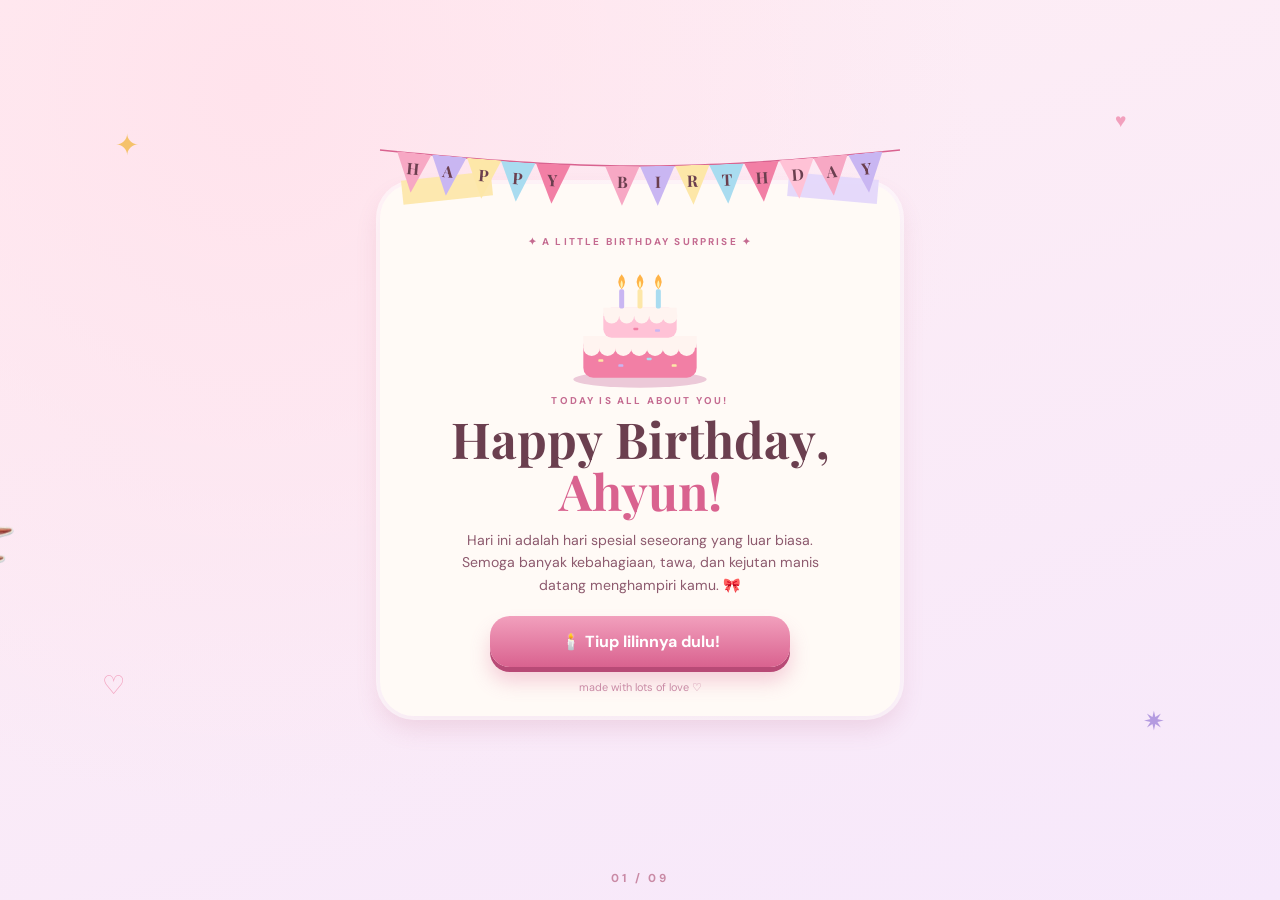
<file: index.html>
<!DOCTYPE html>
<html lang="id">
<head>
<meta charset="UTF-8">
<meta name="viewport" content="width=device-width, initial-scale=1">
<link rel="preconnect" href="https://fonts.googleapis.com">
<link rel="preconnect" href="https://fonts.gstatic.com" crossorigin>
<link rel="stylesheet" href="https://fonts.googleapis.com/css2?family=Playfair+Display:wght@600;700&family=DM+Sans:wght@400;500;700&family=Caveat:wght@600&display=swap" media="print" onload="this.media='all'">
<noscript><link rel="stylesheet" href="https://fonts.googleapis.com/css2?family=Playfair+Display:wght@600;700&family=DM+Sans:wght@400;500;700&family=Caveat:wght@600&display=swap"></noscript>
<link rel="stylesheet" href="css/dasar.css">
<link rel="stylesheet" href="css/background.css">
<title>Happy Birthday! 🎂</title>
<link rel="stylesheet" href="css/intro.css">
<link rel="prefetch" href="sandi.html">
<link rel="prefetch" href="css/sandi.css">
<link rel="prefetch" href="js/sandi.js">
</head>
<body data-page="1">
<div id="balloons" aria-hidden="true"></div>
<main class="page">
  <section class="card" id="card">
    <div class="garland" id="garland" aria-hidden="true"></div>
    <i class="tape t1"></i><i class="tape t2"></i>
    <p class="eyebrow">✦ a little birthday surprise ✦</p>
    <svg class="cake" id="cake" viewBox="0 0 180 160" role="img" aria-label="Kue ulang tahun dengan tiga lilin">
      <ellipse cx="90" cy="148" rx="80" ry="10" fill="#ecc9d8"/>
      <rect x="22" y="96" width="136" height="50" rx="12" fill="#f27fa5"/>
      <rect x="22" y="96" width="136" height="14" fill="#fff4f0"/>
      <g fill="#fff4f0"><circle cx="32" cy="110" r="10"/><circle cx="51" cy="110" r="10"/><circle cx="70" cy="110" r="10"/><circle cx="89" cy="110" r="10"/><circle cx="108" cy="110" r="10"/><circle cx="127" cy="110" r="10"/><circle cx="146" cy="110" r="10"/></g>
      <rect x="46" y="62" width="88" height="36" rx="10" fill="#ffc2d6"/>
      <rect x="46" y="62" width="88" height="10" fill="#fff4f0"/>
      <g fill="#fff4f0"><circle cx="56" cy="72" r="9"/><circle cx="74" cy="72" r="9"/><circle cx="92" cy="72" r="9"/><circle cx="110" cy="72" r="9"/><circle cx="126" cy="72" r="9"/></g>
      <g><rect x="40" y="124" width="6" height="3" rx="1" fill="#fde7a8"/><rect x="64" y="130" width="6" height="3" rx="1" fill="#c9b6f2"/><rect x="98" y="122" width="6" height="3" rx="1" fill="#a9dcf0"/><rect x="128" y="130" width="6" height="3" rx="1" fill="#fde7a8"/><rect x="82" y="86" width="6" height="3" rx="1" fill="#f27fa5"/><rect x="108" y="88" width="6" height="3" rx="1" fill="#c9b6f2"/></g>
      <rect x="65" y="40" width="6" height="23" rx="2" fill="#c9b6f2"/><rect x="87" y="40" width="6" height="23" rx="2" fill="#fde7a8"/><rect x="109" y="40" width="6" height="23" rx="2" fill="#a9dcf0"/>
      <g class="flame" style="transform-origin:68px 40px"><path d="M68 22 q8 9 0 18 q-8 -9 0 -18z" fill="#ffb347"/><path d="M68 29 q3 5 0 10 q-3 -5 0 -10z" fill="#fff3b0"/></g>
      <g class="flame" style="transform-origin:90px 40px"><path d="M90 22 q8 9 0 18 q-8 -9 0 -18z" fill="#ffb347"/><path d="M90 29 q3 5 0 10 q-3 -5 0 -10z" fill="#fff3b0"/></g>
      <g class="flame" style="transform-origin:112px 40px"><path d="M112 22 q8 9 0 18 q-8 -9 0 -18z" fill="#ffb347"/><path d="M112 29 q3 5 0 10 q-3 -5 0 -10z" fill="#fff3b0"/></g>
    </svg>
    <p class="kicker">today is all about you!</p>
    <h1><span class="l1"></span><span class="l2" id="nama"></span></h1>
    <p class="msg" id="msg">Hari ini adalah hari spesial seseorang yang luar biasa. Semoga banyak kebahagiaan, tawa, dan kejutan manis datang menghampiri kamu. 🎀</p>
    <button class="cta" id="cta"><span id="ctaText">🕯️ Tiup lilinnya dulu!</span></button>
    <p class="foot">made with lots of love ♡</p>
  </section>
</main>
<script src="js/config.js"></script>
<script src="js/dasar.js"></script>
<script src="js/bg/mulai.js"></script>
<script src="js/intro.js"></script>
</body>
</html>
</file>
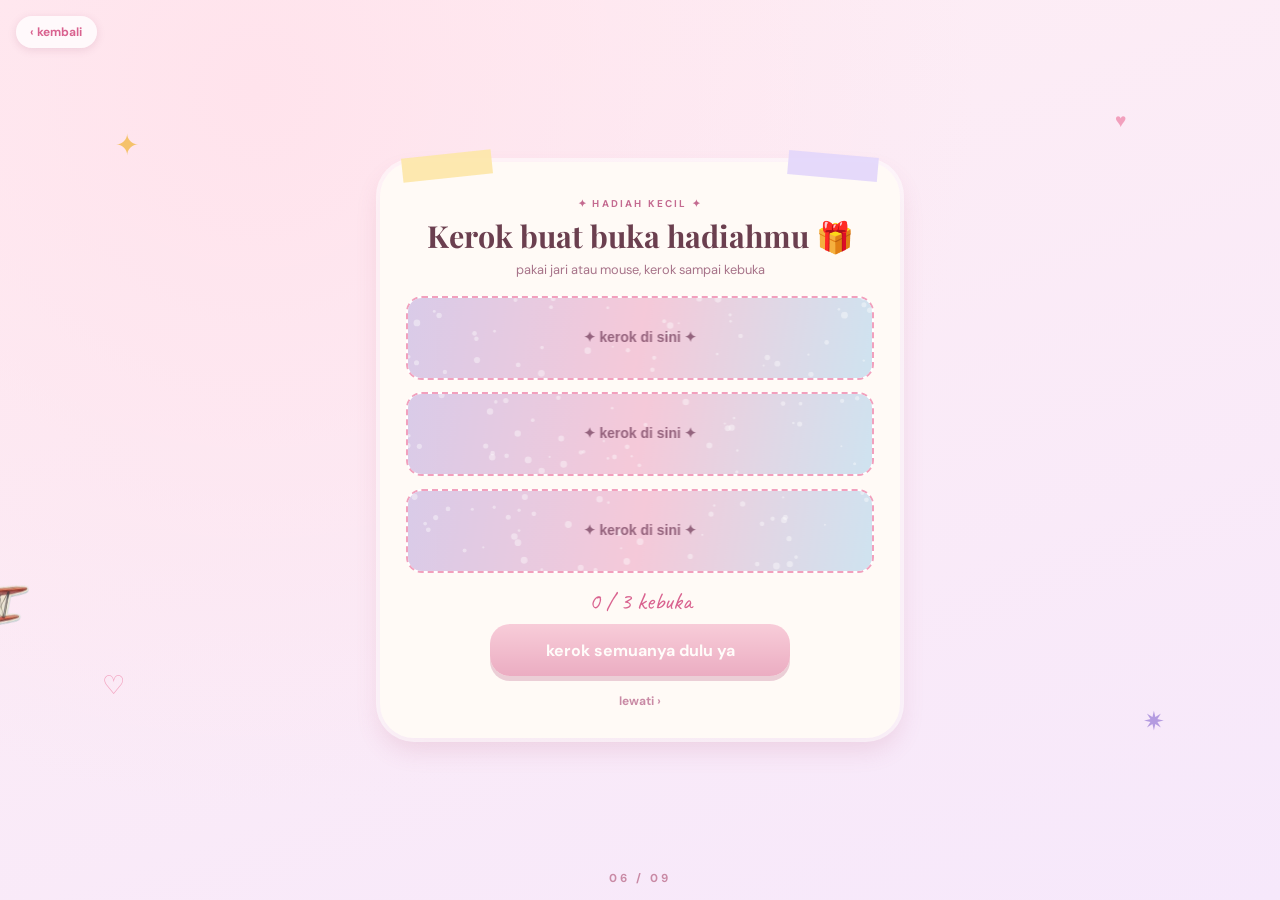
<file: hadiah.html>
<!DOCTYPE html>
<html lang="id">
<head>
<meta charset="UTF-8">
<meta name="viewport" content="width=device-width, initial-scale=1">
<link rel="preconnect" href="https://fonts.googleapis.com">
<link rel="preconnect" href="https://fonts.gstatic.com" crossorigin>
<link rel="stylesheet" href="https://fonts.googleapis.com/css2?family=Playfair+Display:wght@600;700&family=DM+Sans:wght@400;500;700&family=Caveat:wght@600&display=swap" media="print" onload="this.media='all'">
<noscript><link rel="stylesheet" href="https://fonts.googleapis.com/css2?family=Playfair+Display:wght@600;700&family=DM+Sans:wght@400;500;700&family=Caveat:wght@600&display=swap"></noscript>
<link rel="stylesheet" href="css/dasar.css">
<link rel="stylesheet" href="css/background.css">
<title>Hadiah kecil 🎁</title>
<link rel="stylesheet" href="css/hadiah.css">
<link rel="prefetch" href="harapan.html">
<link rel="prefetch" href="css/harapan.css">
<link rel="prefetch" href="js/harapan.js">
</head>
<body data-page="6">
<button class="kembali" data-ke="kuis.html">‹ kembali</button>
<main class="page">
  <section class="card hadiah">
    <i class="tape t1"></i><i class="tape t2"></i>
    <p class="eyebrow">✦ hadiah kecil ✦</p>
    <h2>Kerok buat buka hadiahmu 🎁</h2>
    <p class="sub">pakai jari atau mouse, kerok sampai kebuka</p>
    <div class="kupon-wrap" id="kupon"></div>
    <p class="komentar" id="info">0 kebuka</p>
    <button class="cta" id="lanjut" data-ke="harapan.html" disabled>kerok semuanya dulu ya</button>
    <button class="lewati" data-ke="harapan.html">lewati ›</button>
  </section>
</main>
<script src="js/config.js"></script>
<script src="js/dasar.js"></script>
<script src="js/bg/mulai.js"></script>
<script src="js/hadiah.js"></script>
</body>
</html>
</file>
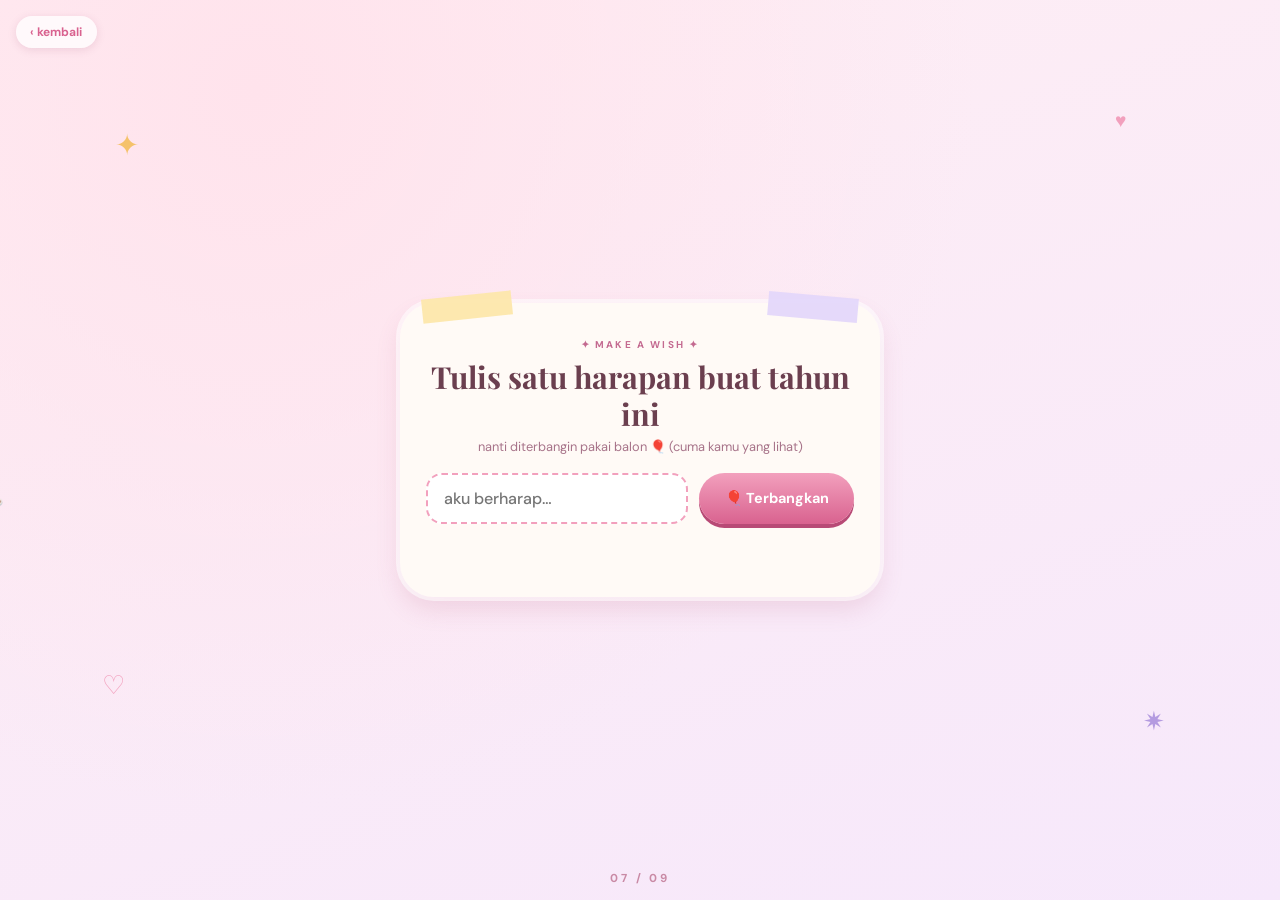
<file: harapan.html>
<!DOCTYPE html>
<html lang="id">
<head>
<meta charset="UTF-8">
<meta name="viewport" content="width=device-width, initial-scale=1">
<link rel="preconnect" href="https://fonts.googleapis.com">
<link rel="preconnect" href="https://fonts.gstatic.com" crossorigin>
<link rel="stylesheet" href="https://fonts.googleapis.com/css2?family=Playfair+Display:wght@600;700&family=DM+Sans:wght@400;500;700&family=Caveat:wght@600&display=swap" media="print" onload="this.media='all'">
<noscript><link rel="stylesheet" href="https://fonts.googleapis.com/css2?family=Playfair+Display:wght@600;700&family=DM+Sans:wght@400;500;700&family=Caveat:wght@600&display=swap"></noscript>
<link rel="stylesheet" href="css/dasar.css">
<link rel="stylesheet" href="css/background.css">
<title>Make a wish 🎈</title>
<link rel="stylesheet" href="css/harapan.css">
<link rel="prefetch" href="surat.html">
<link rel="prefetch" href="css/surat.css">
<link rel="prefetch" href="js/surat.js">
</head>
<body data-page="7">
<button class="kembali" data-ke="hadiah.html">‹ kembali</button>
<div id="langit" aria-hidden="true"></div>
<main class="page">
  <section class="card harapan">
    <i class="tape t1"></i><i class="tape t2"></i>
    <p class="eyebrow">✦ make a wish ✦</p>
    <h2>Tulis satu harapan buat tahun ini</h2>
    <p class="sub">nanti diterbangin pakai balon 🎈 (cuma kamu yang lihat)</p>
    <div class="tulis">
      <input id="wish" maxlength="48" placeholder="aku berharap…" autocomplete="off" aria-label="Harapan kamu">
      <button class="btn" id="kirim">🎈 Terbangkan</button>
    </div>
    <p class="komentar" id="info">&nbsp;</p>
    <button class="cta" id="lanjut" data-ke="surat.html" hidden>✉️ Lanjut ke suratnya</button>
  </section>
</main>
<script src="js/config.js"></script>
<script src="js/dasar.js"></script>
<script src="js/bg/mulai.js"></script>
<script src="js/harapan.js"></script>
</body>
</html>
</file>
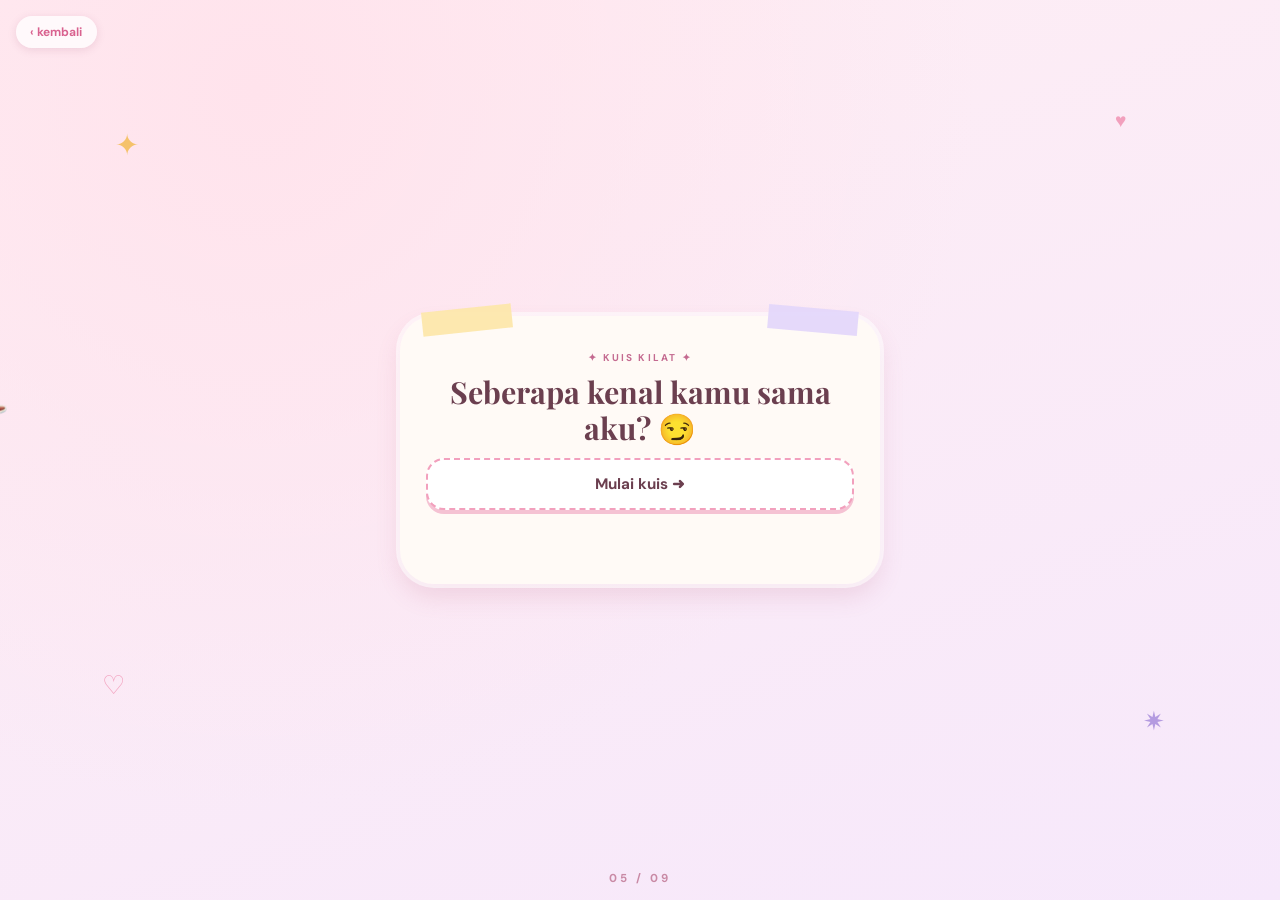
<file: kuis.html>
<!DOCTYPE html>
<html lang="id">
<head>
<meta charset="UTF-8">
<meta name="viewport" content="width=device-width, initial-scale=1">
<link rel="preconnect" href="https://fonts.googleapis.com">
<link rel="preconnect" href="https://fonts.gstatic.com" crossorigin>
<link rel="stylesheet" href="https://fonts.googleapis.com/css2?family=Playfair+Display:wght@600;700&family=DM+Sans:wght@400;500;700&family=Caveat:wght@600&display=swap" media="print" onload="this.media='all'">
<noscript><link rel="stylesheet" href="https://fonts.googleapis.com/css2?family=Playfair+Display:wght@600;700&family=DM+Sans:wght@400;500;700&family=Caveat:wght@600&display=swap"></noscript>
<link rel="stylesheet" href="css/dasar.css">
<link rel="stylesheet" href="css/background.css">
<title>Kuis kilat 🧠</title>
<link rel="stylesheet" href="css/kuis.css">
<link rel="prefetch" href="hadiah.html">
<link rel="prefetch" href="css/hadiah.css">
<link rel="prefetch" href="js/hadiah.js">
</head>
<body data-page="5">
<button class="kembali" data-ke="buku.html">‹ kembali</button>
<main class="page">
  <section class="card kuis">
    <i class="tape t1"></i><i class="tape t2"></i>
    <p class="eyebrow" id="progres">✦ kuis kilat ✦</p>
    <h2 id="judul"></h2>
    <div class="pil-wrap" id="pil"></div>
    <p class="komentar" id="komentar">&nbsp;</p>
    <button class="cta" id="lanjut" data-ke="hadiah.html" hidden>🎁 Lanjut ke hadiah</button>
  </section>
</main>
<script src="js/config.js"></script>
<script src="js/dasar.js"></script>
<script src="js/bg/mulai.js"></script>
<script src="js/kuis.js"></script>
</body>
</html>
</file>
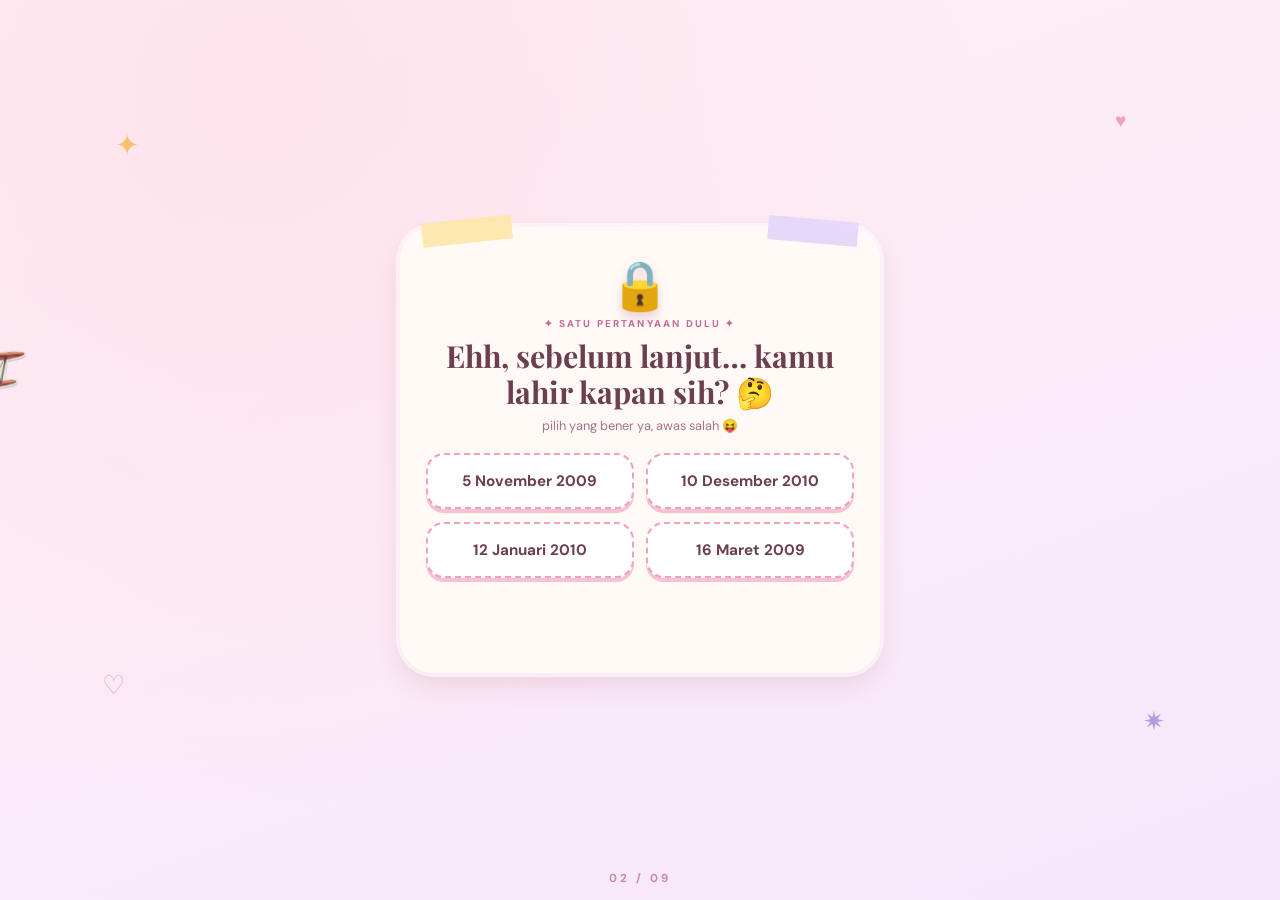
<file: sandi.html>
<!DOCTYPE html>
<html lang="id">
<head>
<meta charset="UTF-8">
<meta name="viewport" content="width=device-width, initial-scale=1">
<link rel="preconnect" href="https://fonts.googleapis.com">
<link rel="preconnect" href="https://fonts.gstatic.com" crossorigin>
<link rel="stylesheet" href="https://fonts.googleapis.com/css2?family=Playfair+Display:wght@600;700&family=DM+Sans:wght@400;500;700&family=Caveat:wght@600&display=swap" media="print" onload="this.media='all'">
<noscript><link rel="stylesheet" href="https://fonts.googleapis.com/css2?family=Playfair+Display:wght@600;700&family=DM+Sans:wght@400;500;700&family=Caveat:wght@600&display=swap"></noscript>
<link rel="stylesheet" href="css/dasar.css">
<link rel="stylesheet" href="css/background.css">
<title>Satu pertanyaan dulu 🔐</title>
<link rel="stylesheet" href="css/sandi.css">
<link rel="prefetch" href="ucapan.html">
<link rel="prefetch" href="css/ucapan.css">
<link rel="prefetch" href="js/ucapan.js">
</head>
<body data-page="2">
<main class="page">
  <section class="card sandi" id="kartu">
    <i class="tape t1"></i><i class="tape t2"></i>
    <div class="gembok" id="gembok">🔒</div>
    <p class="eyebrow">✦ satu pertanyaan dulu ✦</p>
    <h2 id="tanya"></h2>
    <p class="sub">pilih yang bener ya, awas salah 😝</p>
    <div class="pilihan" id="pilihan"></div>
    <p class="komentar" id="komentar">&nbsp;</p>
    <p class="hint" id="hint"></p>
  </section>
</main>
<script src="js/config.js"></script>
<script src="js/dasar.js"></script>
<script src="js/bg/mulai.js"></script>
<script src="js/sandi.js"></script>
</body>
</html>
</file>
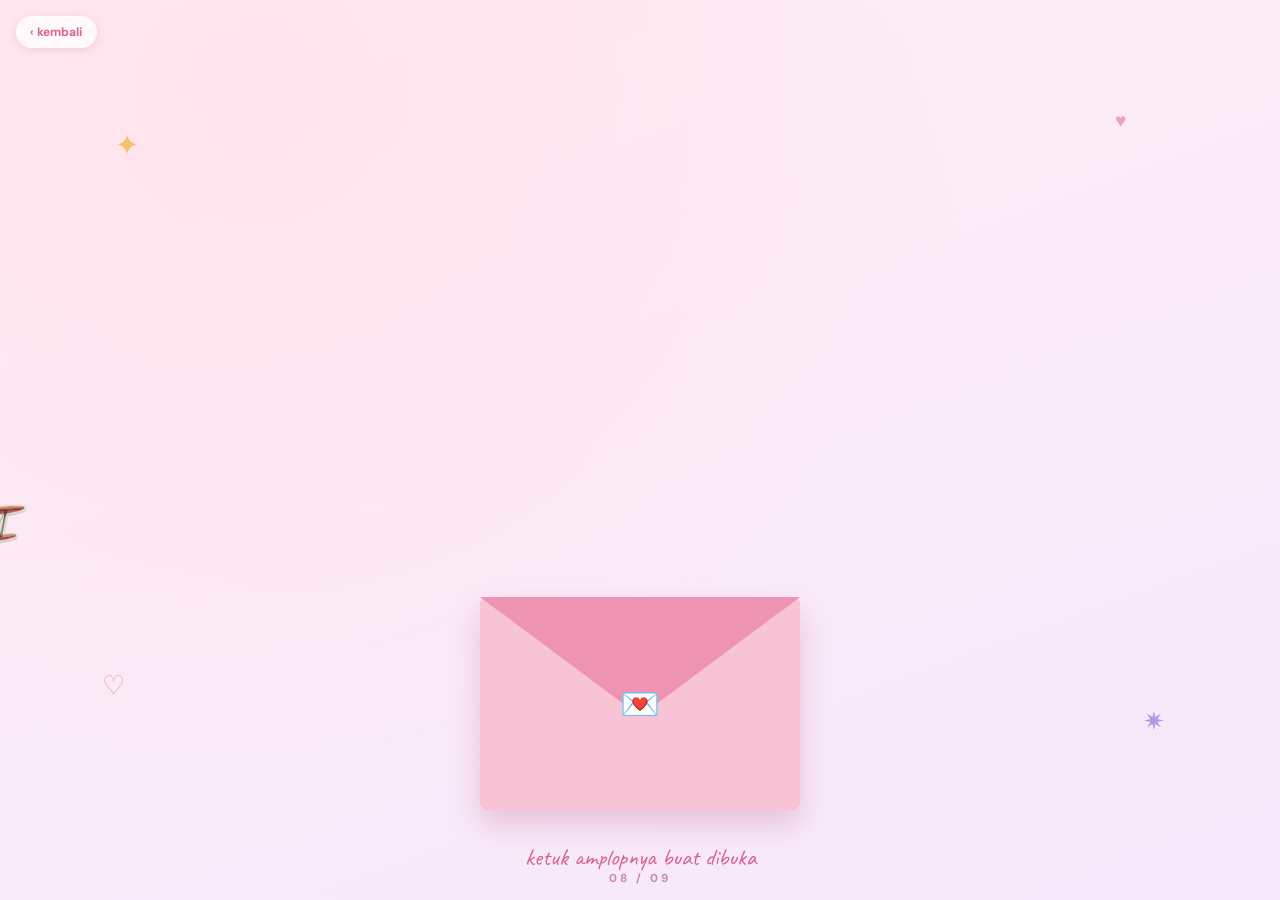
<file: surat.html>
<!DOCTYPE html>
<html lang="id">
<head>
<meta charset="UTF-8">
<meta name="viewport" content="width=device-width, initial-scale=1">
<link rel="preconnect" href="https://fonts.googleapis.com">
<link rel="preconnect" href="https://fonts.gstatic.com" crossorigin>
<link rel="stylesheet" href="https://fonts.googleapis.com/css2?family=Playfair+Display:wght@600;700&family=DM+Sans:wght@400;500;700&family=Caveat:wght@600&display=swap" media="print" onload="this.media='all'">
<noscript><link rel="stylesheet" href="https://fonts.googleapis.com/css2?family=Playfair+Display:wght@600;700&family=DM+Sans:wght@400;500;700&family=Caveat:wght@600&display=swap"></noscript>
<link rel="stylesheet" href="css/dasar.css">
<link rel="stylesheet" href="css/background.css">
<title>Sebuah surat 💌</title>
<link rel="stylesheet" href="css/surat.css">
<link rel="prefetch" href="tamat.html">
<link rel="prefetch" href="css/tamat.css">
<link rel="prefetch" href="js/tamat.js">
</head>
<body data-page="8">
<button class="kembali" data-ke="harapan.html">‹ kembali</button>
<main class="page">
  <div class="amplop-wrap" id="amplopWrap">
    <button class="amplop" id="amplop" aria-label="Buka surat">
      <span class="a-belakang"></span>
      <span class="a-kertas"></span>
      <span class="a-depan"></span>
      <span class="a-tutup"></span>
      <span class="a-segel">💌</span>
    </button>
    <p class="komentar">ketuk amplopnya buat dibuka</p>
  </div>
  <article class="surat" id="surat" hidden>
    <h3 id="untuk"></h3>
    <div id="isi"></div>
    <p class="ttd" id="ttd"></p>
    <button class="cta" id="lanjut" data-ke="tamat.html" hidden>✨ Lanjut</button>
  </article>
</main>
<script src="js/config.js"></script>
<script src="js/dasar.js"></script>
<script src="js/bg/mulai.js"></script>
<script src="js/surat.js"></script>
</body>
</html>
</file>
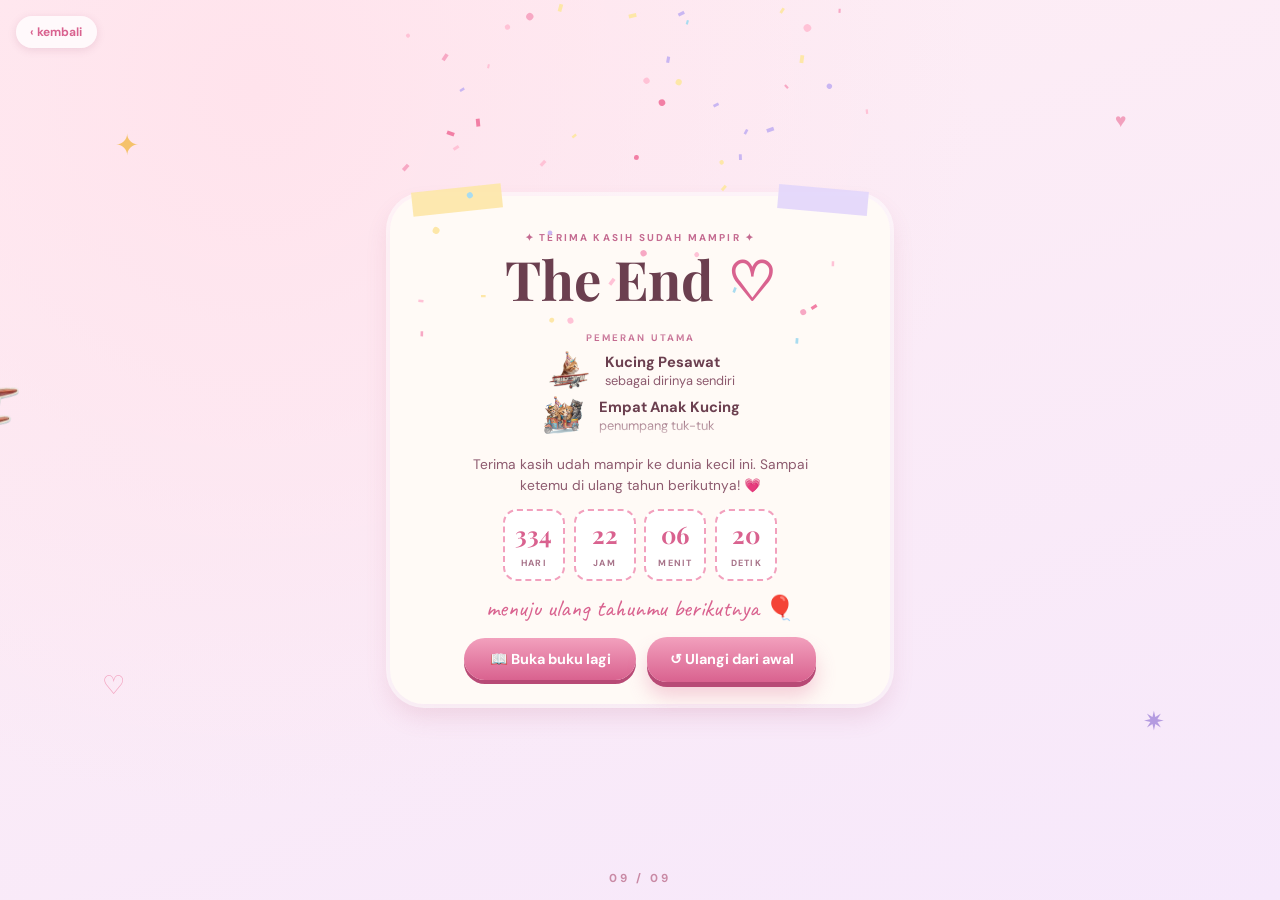
<file: tamat.html>
<!DOCTYPE html>
<html lang="id">
<head>
<meta charset="UTF-8">
<meta name="viewport" content="width=device-width, initial-scale=1">
<link rel="preconnect" href="https://fonts.googleapis.com">
<link rel="preconnect" href="https://fonts.gstatic.com" crossorigin>
<link rel="stylesheet" href="https://fonts.googleapis.com/css2?family=Playfair+Display:wght@600;700&family=DM+Sans:wght@400;500;700&family=Caveat:wght@600&display=swap" media="print" onload="this.media='all'">
<noscript><link rel="stylesheet" href="https://fonts.googleapis.com/css2?family=Playfair+Display:wght@600;700&family=DM+Sans:wght@400;500;700&family=Caveat:wght@600&display=swap"></noscript>
<link rel="stylesheet" href="css/dasar.css">
<link rel="stylesheet" href="css/background.css">
<title>The End 💗</title>
<link rel="stylesheet" href="css/tamat.css">
</head>
<body data-page="9">
<button class="kembali" data-ke="surat.html">‹ kembali</button>
<main class="page">
  <section class="card tamat">
    <i class="tape t1"></i><i class="tape t2"></i>
    <p class="eyebrow">✦ terima kasih sudah mampir ✦</p>
    <h1>The End <span>♡</span></h1>
    <div class="kredit" aria-label="Daftar pemeran"><div class="kredit-isi" id="kredit"></div></div>
    <p class="msg" id="penutup"></p>
    <div class="hitung" id="hitung"></div>
    <p class="komentar" id="hitungKet">&nbsp;</p>
    <div class="aksi">
      <button class="btn" data-ke="buku.html">📖 Buka buku lagi</button>
      <button class="cta ready" data-ke="index.html">↺ Ulangi dari awal</button>
    </div>
  </section>
</main>
<script src="js/config.js"></script>
<script src="js/dasar.js"></script>
<script src="js/bg/mulai.js"></script>
<script src="js/tamat.js"></script>
</body>
</html>
</file>
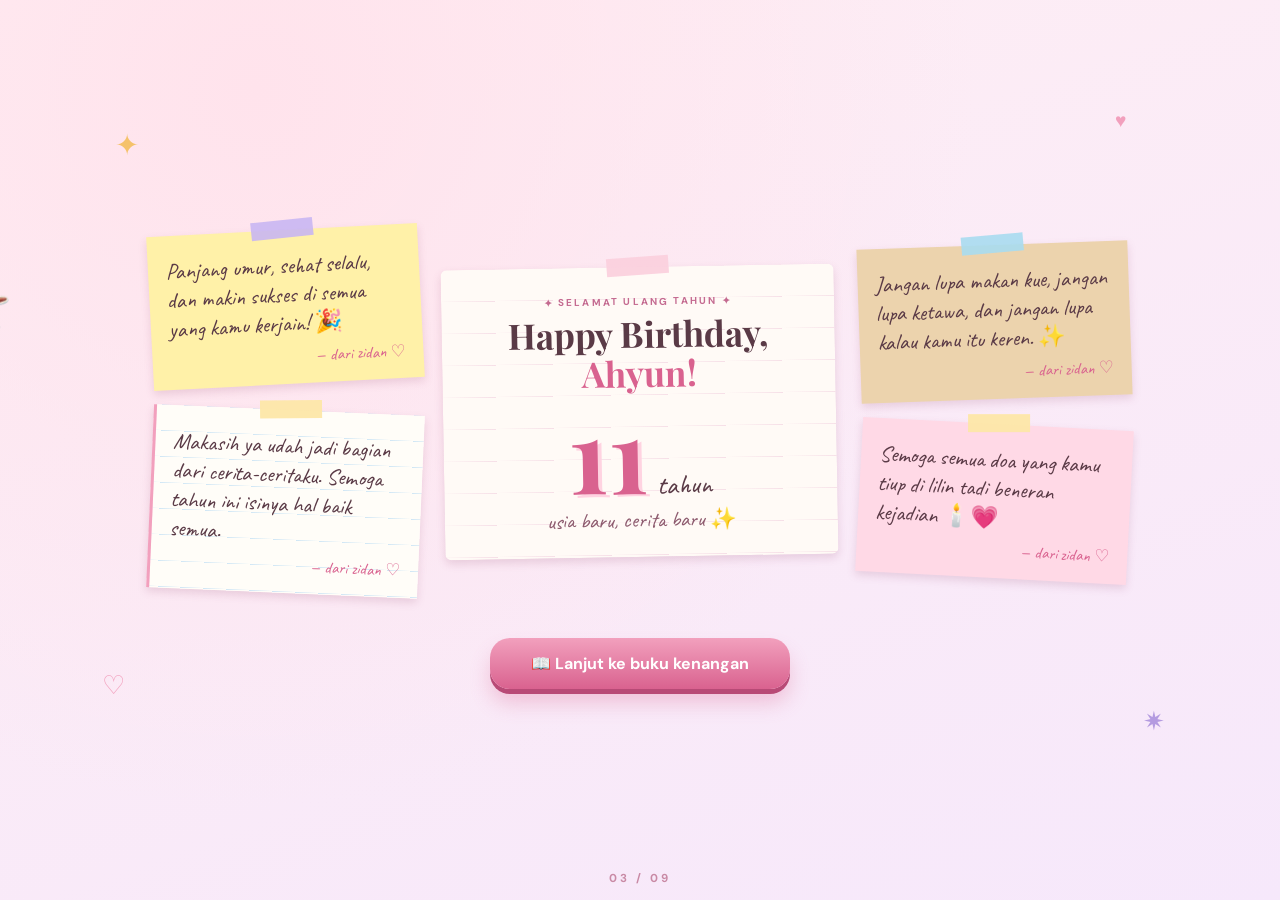
<file: ucapan.html>
<!DOCTYPE html>
<html lang="id">
<head>
<meta charset="UTF-8">
<meta name="viewport" content="width=device-width, initial-scale=1">
<link rel="preconnect" href="https://fonts.googleapis.com">
<link rel="preconnect" href="https://fonts.gstatic.com" crossorigin>
<link rel="stylesheet" href="https://fonts.googleapis.com/css2?family=Playfair+Display:wght@600;700&family=DM+Sans:wght@400;500;700&family=Caveat:wght@600&display=swap" media="print" onload="this.media='all'">
<noscript><link rel="stylesheet" href="https://fonts.googleapis.com/css2?family=Playfair+Display:wght@600;700&family=DM+Sans:wght@400;500;700&family=Caveat:wght@600&display=swap"></noscript>
<link rel="stylesheet" href="css/dasar.css">
<link rel="stylesheet" href="css/background.css">
<title>Selamat ulang tahun! 💌</title>
<link rel="stylesheet" href="css/ucapan.css">
<link rel="prefetch" href="buku.html">
<link rel="prefetch" href="css/buku.css">
<link rel="prefetch" href="js/buku.js">
</head>
<body data-page="3">
<main class="page">
  <div class="meja" id="meja"></div>
  <button class="cta" id="lanjut" data-ke="buku.html">📖 Lanjut ke buku kenangan</button>
</main>
<script src="js/config.js"></script>
<script src="js/dasar.js"></script>
<script src="js/bg/mulai.js"></script>
<script src="js/ucapan.js"></script>
</body>
</html>
</file>
<file: css/dasar.css>
/* ===== Gaya dasar yang dipakai semua halaman ===== */
:root{--ink:#6b3f4f;--rose:#d9628f;--rose2:#f2a0bd;--cream:#fffaf6;--lav:#e3d6fb;--butter:#fde7a8}
*{box-sizing:border-box;margin:0}
html,body{height:100%}
body{font-family:'DM Sans',sans-serif;color:var(--ink);overflow:hidden;
  background:radial-gradient(circle at 20% 10%,#ffe3ec,transparent 55%),linear-gradient(160deg,#ffeef3,#f6e8fb)}

.deco{position:fixed;z-index:1;pointer-events:none;color:var(--rose2);animation:float 6s ease-in-out infinite}
@keyframes float{50%{transform:translateY(-10px) rotate(8deg)}}

/* halaman: konten selalu ke tengah, tapi bisa di-scroll kalau layar pendek */
.page{position:absolute;inset:0;z-index:2;display:flex;flex-direction:column;align-items:center;gap:1.6rem;padding:1.2rem;overflow-y:auto;
  animation:masuk .8s cubic-bezier(.2,.9,.3,1) both}
.page>:first-child{margin-top:auto}.page>:last-child{margin-bottom:auto}
@keyframes masuk{from{opacity:0;transform:translateY(26px) scale(.97)}}
body.keluar .page{animation:keluar .55s ease-in forwards;pointer-events:none}
@keyframes keluar{to{opacity:0;transform:translateY(-40px) scale(.95)}}

#confetti{position:fixed;inset:0;z-index:50;pointer-events:none}
.pager{position:fixed;bottom:14px;left:50%;transform:translateX(-50%);z-index:3;font-size:.72rem;font-weight:700;letter-spacing:.25em;color:#c98aa5}
.kembali{position:fixed;top:16px;left:16px;z-index:5;border:0;cursor:pointer;font:700 .75rem 'DM Sans';color:var(--rose);
  background:rgba(255,255,255,.75);padding:.5rem .9rem;border-radius:99px;box-shadow:0 2px 8px rgba(150,70,110,.15)}

/* kartu krem + selotip */
.card{position:relative;width:min(92vw,520px);background:var(--cream);border-radius:34px;padding:2.4rem 1.6rem 1.4rem;text-align:center;
  box-shadow:0 0 0 6px rgba(255,255,255,.55),0 30px 60px rgba(180,80,120,.2)}
.tape{position:absolute;top:-8px;width:90px;height:24px;opacity:.9}
.t1{left:22px;background:var(--butter);transform:rotate(-6deg)}
.t2{right:22px;background:var(--lav);transform:rotate(5deg)}
.eyebrow{font-size:.62rem;letter-spacing:.22em;text-transform:uppercase;font-weight:700;color:#c46a90;margin-bottom:.5rem}

/* tombol */
.btn{border:0;cursor:pointer;font:700 .9rem 'DM Sans';color:#fff;padding:.75rem 1.6rem;border-radius:999px;
  background:linear-gradient(180deg,#f2a0bd,#d9628f);box-shadow:0 4px 0 #b84a76;transition:transform .15s}
.btn:active{transform:translateY(3px);box-shadow:0 1px 0 #b84a76}
.btn:disabled{opacity:.4;cursor:default}
.cta{border:0;cursor:pointer;font:700 1rem 'DM Sans';color:#fff;padding:.95rem 2rem;border-radius:20px;width:min(100%,300px);
  background:linear-gradient(180deg,#f2a0bd,#d9628f);box-shadow:0 5px 0 #b84a76,0 14px 20px rgba(217,98,143,.3);transition:transform .15s,box-shadow .15s}
.cta:hover{transform:translateY(-2px)}
.cta:active{transform:translateY(4px);box-shadow:0 1px 0 #b84a76}
.cta.ready{animation:wiggle 1.6s ease-in-out infinite}
@keyframes wiggle{0%,100%{transform:rotate(0)}10%{transform:rotate(-3deg) scale(1.04)}20%{transform:rotate(3deg) scale(1.04)}30%{transform:rotate(0)}}

/* ===== Mode ringan (HP): buang efek yang berat ===== */
.ringan .deco{animation:none}
.ringan .cat-fly,.ringan .fly.tuktuk,.ringan .rocket img,.ringan .shadow{filter:none}
.ringan .balloon{box-shadow:none}
.ringan .card{box-shadow:0 0 0 4px rgba(255,255,255,.55),0 12px 24px rgba(180,80,120,.16)}
.ringan .kertas{box-shadow:0 4px 8px rgba(150,70,110,.18)}
.ringan .pol{box-shadow:0 3px 6px rgba(150,70,110,.2)}

/* ===== Komponen bersama untuk page 5-9 ===== */
.card h2{font-family:'Playfair Display',serif;font-size:clamp(1.4rem,5.5vw,1.9rem);line-height:1.2;margin-bottom:.4rem}
.sub{font-size:.8rem;color:#a77389;margin-bottom:1.1rem}
.komentar{font-family:'Caveat',cursive;font-size:1.5rem;color:var(--rose);margin-top:.8rem;min-height:1.6em}
.cta:disabled{opacity:.5;cursor:default;box-shadow:0 5px 0 #d9a3b8;animation:none}
.lewati{display:block;margin:.7rem auto 0;border:0;background:none;color:#c98aa5;font:700 .75rem 'DM Sans',sans-serif;cursor:pointer;padding:.4rem .8rem}
@keyframes geleng{20%,60%{transform:translateX(-7px) rotate(-1deg)}40%,80%{transform:translateX(7px) rotate(1deg)}}
</file>
<file: css/background.css>
/* ===== Background: kucing terbang & roket ===== */
.bg-layer{position:fixed;inset:0;z-index:0;overflow:hidden;pointer-events:none}

.cat-fly{
  position:absolute;left:0;top:0;width:clamp(90px,15vw,180px);
  will-change:transform;pointer-events:auto;cursor:pointer;
  filter:drop-shadow(0 8px 10px rgba(150,70,110,.25));
}
.cat-fly img{width:100%;display:block;user-select:none;-webkit-user-drag:none}

.bubble{
  position:absolute;left:50%;top:-8px;transform:translate(-50%,-100%) scale(.6);
  background:#fff;color:#d9628f;font:700 .8rem 'DM Sans',sans-serif;
  padding:.35rem .8rem;border-radius:99px;white-space:nowrap;opacity:0;
  box-shadow:0 4px 10px rgba(150,70,110,.2);transition:.25s;
}
.bubble.show{opacity:1;transform:translate(-50%,-100%) scale(1)}

.rocket{
  position:absolute;bottom:-220px;width:clamp(36px,5vw,64px);
  will-change:transform;opacity:.95;
}
.rocket img{width:100%;display:block;filter:drop-shadow(0 6px 8px rgba(150,70,110,.25))}
.rocket::after{ /* api kecil di bawah roket */
  content:"";position:absolute;left:30%;top:96%;width:40%;height:90%;
  background:linear-gradient(#ffd36b,#ff8a5c,transparent);border-radius:0 0 50% 50%;
  animation:flame .12s infinite alternate;
}
@keyframes flame{to{transform:scaleY(1.4);opacity:.7}}

.puff{position:absolute;font-size:1rem;pointer-events:none;animation:puff 1s forwards}
@keyframes puff{to{transform:translate(var(--dx),-70px) scale(1.4);opacity:0}}

/* ===== sprite umum (tuk-tuk, kereta, burung, hiasan) ===== */
.fly{position:absolute;left:0;top:0;will-change:transform;pointer-events:none}
.fly img{width:100%;display:block;user-select:none;-webkit-user-drag:none}
.fly.ground{top:auto;bottom:0}
.fly.tuktuk{pointer-events:auto;cursor:pointer;filter:drop-shadow(0 8px 10px rgba(150,70,110,.25))}
.fly.hiasan{opacity:.85}
</file>
<file: css/intro.css>
/* ===== Page 1: intro ulang tahun ===== */
.card{padding-top:3.2rem}
.kicker{font-size:.62rem;letter-spacing:.22em;text-transform:uppercase;font-weight:700;color:#c46a90;margin-top:.3rem}
.cake{width:clamp(110px,26vw,150px);cursor:pointer;display:block;margin:0 auto;animation:bob 3s ease-in-out infinite}
@keyframes bob{50%{transform:translateY(-6px)}}
.flame{animation:flick .35s ease-in-out infinite alternate;transition:opacity .3s,transform .3s}
.flame:nth-of-type(2){animation-delay:.1s}.flame:nth-of-type(3){animation-delay:.2s}
@keyframes flick{to{transform:scale(.88,1.1) rotate(4deg)}}
.cake.out .flame{opacity:0;transform:scale(.2);animation:none}

h1{font-family:'Playfair Display',serif;font-size:clamp(2rem,8vw,3.1rem);line-height:1.05;margin:.3rem 0 .8rem}
h1 span{display:block}
.l2{color:var(--rose)}
h1 .ch{display:inline-block;animation:drop .7s cubic-bezier(.3,1.5,.5,1) both;animation-delay:calc(var(--i)*45ms + .5s)}
@keyframes drop{from{opacity:0;transform:translateY(-34px) rotate(-12deg)}}
.msg{font-size:.88rem;line-height:1.6;color:#8d5a6e;max-width:40ch;margin:0 auto 1.2rem}
.foot{font-size:.68rem;color:#c98aa5;margin-top:.8rem}

/* garland HAPPY BIRTHDAY */
.garland{z-index:3;position:absolute;left:0;right:0;top:-34px;height:70px;pointer-events:none}
.garland svg{position:absolute;inset:0;overflow:visible}
.flag{position:absolute;width:var(--fw);height:calc(var(--fw)*1.15);transform-origin:50% 0}
.flag b{display:block;width:100%;height:100%;padding-top:14%;font:700 calc(var(--fw)*.46) 'Playfair Display',serif;color:#6b3f4f;text-align:center;
  clip-path:polygon(0 0,100% 0,50% 100%);transform-origin:50% 0;animation:sway 2.6s ease-in-out infinite alternate;animation-delay:calc(var(--i)*-.25s)}
@keyframes sway{from{transform:rotate(-7deg)}to{transform:rotate(7deg)}}

/* balon yang bisa dipecahin */
#balloons{position:fixed;inset:0;z-index:2;pointer-events:none;overflow:hidden}
.balloon{position:absolute;bottom:-160px;width:56px;height:70px;border-radius:50% 50% 48% 48%;pointer-events:auto;cursor:pointer;
  background:radial-gradient(circle at 32% 28%,rgba(255,255,255,.75),transparent 28%),var(--c);box-shadow:inset -6px -8px 12px rgba(0,0,0,.08);
  animation:rise var(--d) linear forwards}
.balloon::before{content:"";position:absolute;bottom:-6px;left:50%;margin-left:-5px;border:5px solid transparent;border-bottom-color:var(--c);transform:rotate(180deg)}
.balloon::after{content:"";position:absolute;top:100%;left:50%;width:1px;height:60px;background:rgba(150,90,110,.4)}
@keyframes rise{to{transform:translate(var(--dx),-130vh)}}
@media (max-height:700px){.card{padding-top:2.6rem}.cake{width:96px}.msg{margin-bottom:.8rem}}
</file>
<file: css/sandi.css>
/* ===== Page 2: sandi tanggal lahir ===== */
.sandi{width:min(92vw,480px);padding-top:2.2rem}
.gembok{font-size:3rem;line-height:1;margin-bottom:.4rem;display:inline-block;filter:drop-shadow(0 6px 6px rgba(180,80,120,.25));animation:bob 3s ease-in-out infinite}
@keyframes bob{50%{transform:translateY(-5px)}}
.gembok.goyang{animation:geleng .5s}
.gembok.buka{animation:buka .8s cubic-bezier(.3,1.6,.5,1) both}
@keyframes geleng{20%,60%{transform:translateX(-8px) rotate(-8deg)}40%,80%{transform:translateX(8px) rotate(8deg)}}
@keyframes buka{from{transform:scale(.6) rotate(-20deg)}50%{transform:scale(1.4) rotate(10deg)}to{transform:scale(1.1)}}
h2{font-family:'Playfair Display',serif;font-size:clamp(1.4rem,5.5vw,1.9rem);line-height:1.2;margin-bottom:.4rem}
.sub{font-size:.8rem;color:#a77389;margin-bottom:1.2rem}
.pilihan{display:grid;grid-template-columns:1fr 1fr;gap:.8rem}
.opsi{border:2px dashed #f2a0bd;background:#fff;color:var(--ink);font:700 .95rem 'DM Sans';padding:1rem .6rem;border-radius:18px;cursor:pointer;
  box-shadow:0 4px 0 #f5c2d3;transition:transform .15s,box-shadow .15s,background .2s;animation:muncul .5s both;animation-delay:calc(var(--i)*90ms + .3s)}
@keyframes muncul{from{opacity:0;transform:translateY(14px) scale(.9)}}
.opsi:hover:not(:disabled){transform:translateY(-3px) rotate(-1deg);background:#fff0f5}
.opsi:active:not(:disabled){transform:translateY(3px);box-shadow:0 1px 0 #f5c2d3}
.opsi.salah{background:#f3e9ee;color:#b5a0aa;text-decoration:line-through;border-color:#e0ced6;box-shadow:none;animation:geleng .5s}
.opsi.benar{background:linear-gradient(180deg,#f2a0bd,#d9628f);color:#fff;border:2px solid #d9628f;box-shadow:0 4px 0 #b84a76;transform:scale(1.06)}
.opsi:disabled:not(.benar):not(.salah){opacity:.35}
.komentar{font-family:'Caveat',cursive;font-size:1.5rem;color:var(--rose);margin-top:1rem;min-height:1.6em}
.hint{font-size:.78rem;color:#a77389;min-height:1.2em;margin-top:.2rem}
</file>
<file: css/hadiah.css>
/* ===== Page 6: kupon kerok ===== */
.hadiah{width:min(92vw,520px);padding-top:2.2rem}
.kupon-wrap{display:flex;flex-direction:column;gap:.8rem;margin:.2rem 0}
.kupon{position:relative;height:84px;border-radius:16px;background:#fff;border:2px dashed #f2a0bd;display:grid;place-items:center;overflow:hidden;
  user-select:none;-webkit-user-select:none;transition:border-color .4s,box-shadow .4s}
.kupon .isi{text-align:center;padding:0 .8rem;line-height:1.1}
.kupon small{display:block;font-size:.6rem;letter-spacing:.2em;text-transform:uppercase;font-weight:700;color:#c46a90}
.kupon b{font:600 1.4rem 'Caveat',cursive;color:var(--ink)}
.kupon canvas{position:absolute;inset:0;width:100%;height:100%;touch-action:none;cursor:crosshair;transition:opacity .7s}
.kupon canvas.hilang{opacity:0;pointer-events:none}
.kupon.buka{border-style:solid;border-color:#d9628f;box-shadow:0 0 0 3px rgba(217,98,143,.15)}
</file>
<file: css/harapan.css>
/* ===== Page 7: tulis harapan, diterbangkan balon ===== */
.harapan{width:min(92vw,480px);padding-top:2.2rem}
.tulis{display:flex;flex-direction:column;gap:.7rem}
@media (min-width:440px){.tulis{flex-direction:row}}
#wish{flex:1;min-width:0;border:2px dashed #f2a0bd;border-radius:16px;padding:.8rem 1rem;font:500 16px 'DM Sans',sans-serif;color:var(--ink);background:#fff;outline:none}
#wish:focus{border-style:solid;border-color:#d9628f}
#wish.goyang{animation:geleng .45s}
#langit{position:fixed;inset:0;z-index:4;pointer-events:none;overflow:hidden}
.balon{position:absolute;left:0;bottom:-240px;width:112px;min-height:132px;padding:1rem .7rem;border-radius:50% 50% 48% 48%;display:grid;place-items:center;text-align:center;
  background:radial-gradient(circle at 32% 26%,rgba(255,255,255,.7),transparent 30%),var(--c);box-shadow:inset -6px -8px 12px rgba(0,0,0,.07);
  font:600 1.05rem/1.05 'Caveat',cursive;color:#5a3350;overflow-wrap:anywhere;will-change:transform}
.balon::after{content:"";position:absolute;top:100%;left:50%;width:1px;height:70px;background:rgba(150,90,110,.45)}
.ringan .balon{box-shadow:none}
</file>
<file: css/surat.css>
/* ===== Page 8: surat dalam amplop ===== */
.amplop-wrap{display:flex;flex-direction:column;align-items:center;gap:1.2rem;transition:opacity .5s,transform .6s}
.amplop-wrap.pergi{opacity:0;transform:translateY(-30px) scale(.9);pointer-events:none}
.amplop{position:relative;width:min(80vw,320px);aspect-ratio:1.5;margin-top:70px;border:0;background:none;padding:0;cursor:pointer;
  perspective:900px;-webkit-tap-highlight-color:transparent;animation:melayang 3s ease-in-out infinite}
.amplop.buka{animation:none}
@keyframes melayang{50%{transform:translateY(-8px)}}
.amplop>span{position:absolute;display:block}
.a-belakang{inset:0;background:#f4a9c3;border-radius:8px;box-shadow:0 14px 28px rgba(180,80,120,.25);z-index:0}
.a-kertas{left:7%;right:7%;top:7%;bottom:7%;z-index:1;border-radius:4px;background:repeating-linear-gradient(#fffdf8 0 15px,#f3dde5 16px);
  box-shadow:0 2px 6px rgba(150,70,110,.15);transition:transform .9s cubic-bezier(.3,1.2,.4,1) .45s}
.a-depan{inset:0;z-index:2;background:#f9c3d6;clip-path:polygon(0 0,50% 56%,100% 0,100% 100%,0 100%);border-radius:8px}
.a-tutup{left:0;right:0;top:0;height:56%;z-index:3;background:#ef93b3;clip-path:polygon(0 0,100% 0,50% 100%);transform-origin:50% 0;transition:transform .8s ease}
.a-segel{left:50%;top:50%;z-index:4;font-size:2rem;transform:translate(-50%,-50%);transition:opacity .3s}
.amplop.buka .a-tutup{transform:rotateX(180deg);z-index:0}
.amplop.buka .a-kertas{transform:translateY(-58%)}
.amplop.buka .a-segel{opacity:0}

.surat{position:relative;width:min(92vw,460px);max-height:74vh;overflow-y:auto;-webkit-overflow-scrolling:touch;border-radius:6px;border-left:4px solid #f2a0bd;
  padding:1.5rem 1.4rem 1.3rem;font:600 1.3rem/34px 'Caveat',cursive;color:#5a3a46;
  background:repeating-linear-gradient(transparent 0 33px,#f3dde5 34px),#fffdf8;background-attachment:local;
  box-shadow:0 20px 40px rgba(180,80,120,.22);animation:suratMasuk .8s cubic-bezier(.3,1.3,.5,1) both}
.surat[hidden]{display:none}
@keyframes suratMasuk{from{opacity:0;transform:translateY(40px) scale(.85) rotate(-3deg)}}
.surat h3{font:700 1.7rem/34px 'Caveat',cursive;color:var(--rose);margin-bottom:.3rem}
.surat p{margin:0 0 .5rem}
.surat .ttd{text-align:right;color:var(--rose);opacity:0;transition:opacity .8s}
.surat .ttd.muncul{opacity:1}
.surat .cta{display:block;margin:.8rem auto 0}
@media (max-width:420px){.surat{font-size:1.15rem;line-height:30px;padding:1.2rem 1rem}}
</file>
<file: css/kuis.css>
/* ===== Page 5: kuis kilat ===== */
.kuis{width:min(92vw,480px);padding-top:2.2rem}
.kuis h2{min-height:2.5em;display:flex;align-items:center;justify-content:center}
.pil-wrap{display:grid;grid-template-columns:1fr;gap:.7rem;margin-top:.6rem}
@media (min-width:420px){.pil-wrap{grid-template-columns:1fr 1fr}}
.pil{border:2px dashed #f2a0bd;background:#fff;color:var(--ink);font:700 .95rem 'DM Sans',sans-serif;padding:.9rem .6rem;border-radius:18px;cursor:pointer;
  box-shadow:0 4px 0 #f5c2d3;transition:transform .15s,background .2s;animation:muncul .5s both;animation-delay:calc(var(--i)*80ms)}
@keyframes muncul{from{opacity:0;transform:translateY(12px) scale(.94)}}
.pil:active{transform:translateY(3px)}
.pil.kunci{pointer-events:none}
.pil.benar{background:linear-gradient(180deg,#f2a0bd,#d9628f);color:#fff;border-color:#d9628f;box-shadow:0 4px 0 #b84a76}
.pil.salah{background:#f3e9ee;color:#b5a0aa;text-decoration:line-through;border-color:#e0ced6;box-shadow:none;animation:geleng .45s}
.pil.tunjuk{border-style:solid;border-color:#d9628f;color:var(--rose)}
.skor{font-size:1.9rem;letter-spacing:.15em;margin:.8rem 0 .2rem}
</file>
<file: css/ucapan.css>
/* ===== Page 3: ucapan di kertas-kertas ===== */
.meja{width:min(96vw,980px);display:grid;grid-template-columns:1fr 1.45fr 1fr;gap:1.4rem;align-items:center;padding:1.2rem 0}
.kol{display:flex;flex-direction:column;gap:1.6rem}
.kertas{position:relative;padding:1.3rem 1.1rem 1rem;font-family:'Caveat',cursive;font-size:clamp(1.1rem,2.1vw,1.4rem);line-height:1.3;color:#5a3a46;
  box-shadow:0 10px 18px rgba(150,70,110,.22);transform:rotate(var(--r));transition:transform .25s;
  animation:jatuh .9s cubic-bezier(.3,1.4,.5,1) backwards;animation-delay:calc(var(--i)*.28s + .3s)}
.kertas:hover{transform:rotate(0) scale(1.05) translateY(-4px);z-index:3}
@keyframes jatuh{from{opacity:0;transform:translateY(-140px) rotate(calc(var(--r)*5))}}
.kertas::before{content:"";position:absolute;top:-10px;left:50%;width:62px;height:18px;margin-left:-31px;background:var(--tape,rgba(251,208,222,.92));transform:rotate(-3deg)}
.kertas small{display:block;text-align:right;margin-top:.5rem;font-size:1.05rem;color:var(--rose)}
.kuning{background:#fff1a8;--tape:rgba(201,182,242,.9)}
.garis{background:repeating-linear-gradient(#fffdf8 0 25px,#cfe6f5 26px);border-left:3px solid #f2a0bd;--tape:rgba(253,231,168,.95)}
.kraft{background:#ecd3ad;--tape:rgba(169,220,240,.9)}
.pink{background:#ffd9e6;--tape:rgba(253,231,168,.95)}

.utama{background:var(--cream) repeating-linear-gradient(transparent 0 31px,#f6dfe7 32px);text-align:center;padding:1.8rem 1.2rem 1.4rem;font-family:'DM Sans',sans-serif;border-radius:6px}
.utama .kecil{font-size:.62rem;letter-spacing:.22em;text-transform:uppercase;font-weight:700;color:#c46a90}
.utama h2{font-family:'Playfair Display',serif;font-size:clamp(1.5rem,4vw,2.2rem);line-height:1.1;margin:.4rem 0}
.utama h2 span{color:var(--rose)}
.umur{display:flex;align-items:baseline;justify-content:center;gap:.5rem;margin:.2rem 0}
.umur b{font:700 clamp(4rem,11vw,6.5rem)/1 'Playfair Display',serif;color:var(--rose);text-shadow:3px 3px 0 #ffd3e1}
.umur span{font-family:'Caveat',cursive;font-size:1.7rem}
.utama p.s{font-family:'Caveat',cursive;font-size:1.35rem;color:#8d5a6e}

@media (max-width:760px){
  .meja{grid-template-columns:1fr 1fr;gap:1.3rem 1rem}
  .utama{grid-column:1/-1;order:-1}
  .kol{display:contents}
}

/* HP: dirapetin biar muat satu layar tanpa scroll */
@media (max-width:760px){
  .meja{gap:1rem .8rem;padding:.6rem 0}
  .kertas{font-size:1rem;padding:1.1rem .8rem .7rem}
  .kertas small{font-size:.9rem;margin-top:.3rem}
  .utama{padding:1.3rem 1rem .9rem}
  .utama h2{font-size:1.45rem}
  .umur b{font-size:3.6rem}
  .utama p.s{font-size:1.15rem}
}
</file>
<file: css/tamat.css>
/* ===== Page 9: The End ===== */
.tamat{width:min(92vw,500px);padding-top:2.2rem}
.tamat h1{font:700 clamp(2.4rem,10vw,3.4rem)/1 'Playfair Display',serif;margin:.1rem 0 .5rem}
.tamat h1 span{color:var(--rose)}
.kredit{height:128px;overflow:hidden;margin:0 auto .7rem;-webkit-mask-image:linear-gradient(transparent,#000 20%,#000 80%,transparent);mask-image:linear-gradient(transparent,#000 20%,#000 80%,transparent)}
.kredit-isi{animation:gulung 20s linear infinite;will-change:transform}
@keyframes gulung{from{transform:translateY(60px)}to{transform:translateY(-100%)}}
.judul-kredit{font-size:.6rem;letter-spacing:.22em;text-transform:uppercase;font-weight:700;color:#c46a90;margin:1rem 0 .3rem}
.peran{display:flex;align-items:center;justify-content:center;gap:.8rem;margin:.45rem 0;text-align:left;font-size:.8rem;color:#8d5a6e}
.peran img,.peran .em{width:46px;height:38px;object-fit:contain;flex:none;display:grid;place-items:center;font-size:1.7rem}
.peran b{display:block;color:var(--ink);font-size:.92rem}
.msg{font-size:.86rem;line-height:1.55;color:#8d5a6e;max-width:38ch;margin:0 auto .8rem}
.hitung{display:flex;justify-content:center;gap:.55rem}
.hitung div{background:#fff;border:2px dashed #f2a0bd;border-radius:14px;padding:.45rem .3rem;min-width:62px}
.hitung b{display:block;font:700 1.5rem 'Playfair Display',serif;color:var(--rose);font-variant-numeric:tabular-nums}
.hitung small{font-size:.56rem;letter-spacing:.14em;text-transform:uppercase;color:#a77389;font-weight:700}
.hitung .hari-ini{min-width:0;border:0;background:none;font:700 1.1rem 'DM Sans',sans-serif;color:var(--rose)}
.aksi{display:flex;flex-direction:column;gap:.7rem;align-items:center;margin-top:.3rem}
@media (min-width:460px){.aksi{flex-direction:row;justify-content:center}}
.aksi .cta{width:auto;padding:.85rem 1.4rem;font-size:.9rem}
@media (max-height:700px){.kredit{height:96px}}
</file>
<file: css/buku.css>
:root{--w:min(38vw,300px);--h:calc(var(--w)*1.4)}
/* ===== Buku 3D (page 4) ===== */
.scene{perspective:2200px;width:calc(var(--w)*2);height:var(--h);position:relative}
.book{
  position:absolute;inset:0;transform-style:preserve-3d;
  transform:translateX(calc(var(--w)/-2)) rotateX(14deg) rotateZ(-1deg);
  transition:transform 1s cubic-bezier(.6,.05,.2,1);
}
.book.open{transform:translateX(0) rotateX(10deg)}
.book.end{transform:translateX(calc(var(--w)/2)) rotateX(14deg) rotateZ(1deg)}
.shadow{position:absolute;left:50%;bottom:-34px;width:96%;height:30px;transform:translateX(-50%);
  background:radial-gradient(ellipse,rgba(160,70,110,.28),transparent 70%);filter:blur(6px)}

.leaf,.endpage{position:absolute;top:0;left:50%;width:var(--w);height:var(--h);transform-origin:left center;
  transform-style:preserve-3d;transition:transform 1.1s cubic-bezier(.55,.05,.25,1);cursor:pointer}
.leaf.flipped{transform:rotateY(-180deg)}
.face{position:absolute;inset:0;backface-visibility:hidden;-webkit-backface-visibility:hidden;overflow:hidden}
.front{border-radius:3px 14px 14px 3px;background:var(--cream);box-shadow:0 2px 0 #f3d9e2,0 6px 0 #f8e6ec}
.back{transform:rotateY(180deg);border-radius:14px 3px 3px 14px;background:var(--cream)}
.front::after,.back::after{content:"";position:absolute;top:0;bottom:0;width:14%;pointer-events:none}
.front::after{left:0;background:linear-gradient(90deg,rgba(190,110,140,.22),transparent)}
.back::after{right:0;background:linear-gradient(270deg,rgba(190,110,140,.22),transparent)}
.endpage{border-radius:3px 14px 14px 3px;background:var(--cream);cursor:default;box-shadow:0 2px 0 #f3d9e2,0 6px 0 #f8e6ec}
.endpage::after{content:"";position:absolute;inset:0 auto 0 0;width:14%;background:linear-gradient(90deg,rgba(190,110,140,.22),transparent)}

/* cover */
.cover{background:linear-gradient(145deg,#f4a9c3,#d9628f);color:#fff;border-radius:3px 16px 16px 3px;
  display:flex;flex-direction:column;align-items:center;justify-content:center;gap:.7rem;text-align:center;padding:1.4rem;
  box-shadow:inset 0 0 0 6px rgba(255,255,255,.25),0 3px 0 #b84a76,0 7px 0 #a63f69}
.cover small{font-size:.62rem;letter-spacing:.2em;text-transform:uppercase;opacity:.9}
.cover h1{font-family:'Playfair Display',serif;font-size:calc(var(--w)*.15);line-height:1.1}
.cover .cake{font-size:calc(var(--w)*.2);filter:drop-shadow(0 4px 4px rgba(120,30,70,.3))}
.cover .hint{margin-top:.6rem;font-size:.7rem;background:rgba(255,255,255,.25);padding:.35rem .9rem;border-radius:99px;animation:pulse 2s infinite}
@keyframes pulse{50%{transform:scale(1.07)}}
.tape-c{position:absolute;top:-6px;right:12%;width:34%;height:7%;background:var(--butter);opacity:.9;transform:rotate(4deg)}

/* kolase */
.pol{position:absolute;width:41%;background:#fff;padding:3.5% 3.5% 0;border-radius:3px;
  box-shadow:0 6px 14px rgba(150,70,100,.22);transition:transform .3s}
@media (hover:hover){.pol:hover{transform:scale(1.07) rotate(0deg)!important;z-index:5}}
.pol .ph{aspect-ratio:1;width:100%;overflow:hidden;display:grid;place-items:center;background:linear-gradient(135deg,#ffdbe7,#eadcff);font-size:1.6rem}
.pol img{width:100%;height:100%;object-fit:cover;display:block}
.pol .cap{font-family:'Caveat',cursive;font-size:calc(var(--w)*.065);text-align:center;padding:5% 0 6%;color:var(--ink);line-height:1.05;overflow-wrap:anywhere}
.pol::before{content:"";position:absolute;top:-9px;left:30%;width:40%;height:16px;background:var(--tape,#fbd0de);opacity:.85;transform:rotate(-3deg)}
.pol:nth-child(2n)::before{--tape:#d9ccf7;transform:rotate(3deg)}
.pol:nth-child(3n)::before{--tape:var(--butter)}
.stk{position:absolute;font-size:calc(var(--w)*.09);opacity:.9}
.pno{position:absolute;bottom:2.5%;font-size:.6rem;letter-spacing:.12em;color:#c98aa5}

/* kontrol */
.nav{display:flex;align-items:center;gap:1.2rem}
.count{font-size:.75rem;letter-spacing:.2em;font-weight:700;color:#c98aa5;min-width:5.5em;text-align:center}
.note{font-size:.7rem;color:#c98aa5}
@media (max-width:640px){:root{--w:min(44vw,220px)}}
.scene,.nav,.note{position:relative;z-index:2}

/* halaman akhir (sisi kiri lembar terakhir) */
.akhir{position:absolute;inset:0;display:flex;flex-direction:column;align-items:center;justify-content:center;gap:.5rem;text-align:center;padding:1.2rem}
.akhir .pita{font-size:calc(var(--w)*.18)}
.akhir h2{font:700 calc(var(--w)*.075) 'Playfair Display',serif;color:var(--rose)}
.akhir p{font-size:calc(var(--w)*.04);color:#a77389}

/* ===== galeri / foto diperbesar ===== */
.pol .ph img{cursor:zoom-in}
#galeri{position:fixed;inset:0;z-index:100;display:flex;align-items:center;justify-content:center;background:rgba(70,25,48,.86);
  opacity:0;visibility:hidden;transition:opacity .3s,visibility 0s .3s}
#galeri.buka{opacity:1;visibility:visible;transition:opacity .3s}
.g-bingkai{background:#fff;padding:12px 12px 0;border-radius:4px;box-shadow:0 20px 50px rgba(0,0,0,.4);max-width:min(88vw,620px);
  transform:scale(.85) rotate(-2deg);transition:transform .45s cubic-bezier(.3,1.4,.5,1)}
#galeri.buka .g-bingkai{transform:scale(1) rotate(-1deg)}
.g-bingkai img{display:block;max-width:100%;max-height:68vh;margin:0 auto;object-fit:contain;background:#f6e8ee}
.g-bingkai figcaption{font:600 1.5rem 'Caveat',cursive;color:var(--ink);text-align:center;padding:.5rem 0 .7rem}
.g-bingkai:not(:has(figcaption:not([style*="none"]))){padding-bottom:14px}
.g-bingkai.geser-kanan{animation:gKanan .35s}
.g-bingkai.geser-kiri{animation:gKiri .35s}
@keyframes gKanan{from{opacity:0;translate:60px 0}}
@keyframes gKiri{from{opacity:0;translate:-60px 0}}
.g-nav,.g-x{position:absolute;border:0;cursor:pointer;color:#fff;background:rgba(255,255,255,.18);width:46px;height:46px;border-radius:50%;font:700 1.6rem/1 'DM Sans',sans-serif}
.g-nav{top:50%;margin-top:-23px}.g-prev{left:max(10px,2vw)}.g-next{right:max(10px,2vw)}
.g-x{top:14px;right:14px;font-size:1.1rem}
.g-nav:hover,.g-x:hover{background:rgba(255,255,255,.32)}
#galeri.satu .g-nav{display:none}
.g-hitung{position:absolute;bottom:18px;left:0;right:0;text-align:center;color:#ffd3e1;font:700 .75rem 'DM Sans',sans-serif;letter-spacing:.2em}
@media (max-width:600px){.g-nav{top:auto;bottom:12px;margin:0}.g-prev{left:22%}.g-next{right:22%}}

/* sentuhan: hanya halaman yang tampak yang aktif */
.leaf,.endpage,.face{pointer-events:none}
.face.aktif,.face.aktif *{pointer-events:auto}
.face.aktif{cursor:pointer}
</file>
